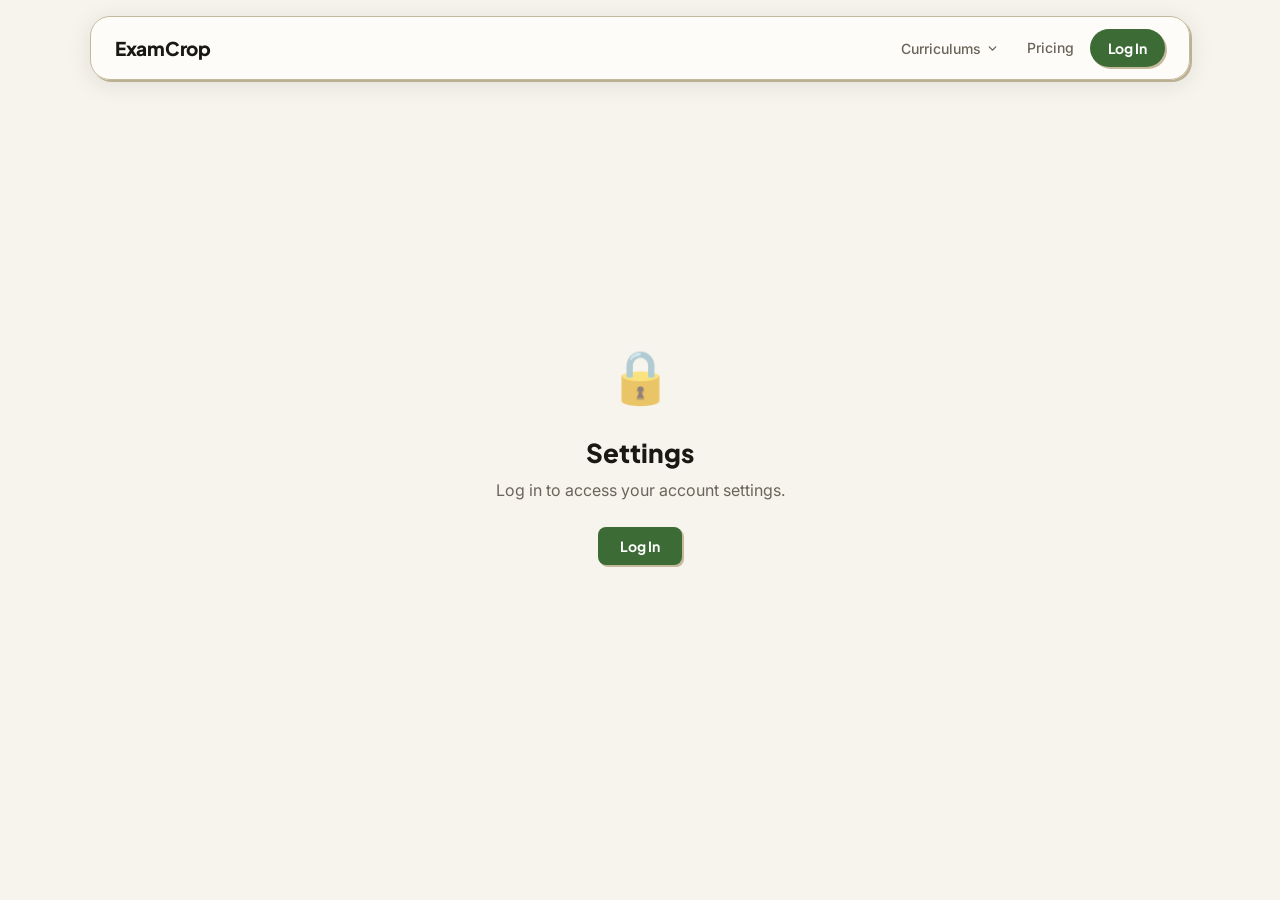
<file: frontend/settings.html>
<!DOCTYPE html>
<html lang="en">
<head>
    <meta charset="UTF-8">
    <meta name="viewport" content="width=device-width, initial-scale=1.0">
    <title>Settings — Exam Crop</title>
    <link rel="icon" type="image/png" sizes="32x32" href="favicon/favicon-32x32.png">
    <link rel="preconnect" href="https://fonts.googleapis.com">
    <link rel="preconnect" href="https://fonts.gstatic.com" crossorigin>
    <link href="https://fonts.googleapis.com/css2?family=Plus+Jakarta+Sans:wght@700;800&family=Inter:wght@400;500;600&display=swap" rel="stylesheet">
    <link rel="stylesheet" href="styles.css?v=5">
    <style>
        body { background: var(--bg); }

        .settings-layout {
            max-width: 680px;
            margin: 0 auto;
            padding: 108px 24px 80px;
        }

        .settings-title {
            font-family: 'Plus Jakarta Sans', sans-serif;
            font-size: 28px;
            font-weight: 800;
            color: var(--text);
            letter-spacing: -0.5px;
            margin-bottom: 4px;
        }

        .settings-subtitle {
            font-size: 14px;
            color: var(--text-muted);
            margin-bottom: 36px;
        }

        /* ── Stats row ── */
        .stats-row {
            display: grid;
            grid-template-columns: repeat(2, 1fr);
            gap: 14px;
            margin-bottom: 32px;
        }

        .stat-card {
            background: var(--surface);
            border: 1.5px solid #C4B99A;
            border-radius: var(--radius);
            padding: 20px 22px;
            box-shadow: var(--shadow-sm);
        }

        .stat-value {
            font-family: 'Plus Jakarta Sans', sans-serif;
            font-size: 32px;
            font-weight: 800;
            color: var(--text);
            letter-spacing: -1px;
            line-height: 1;
            margin-bottom: 4px;
        }

        .stat-label {
            font-size: 12px;
            font-weight: 600;
            color: var(--text-muted);
            text-transform: uppercase;
            letter-spacing: 0.06em;
        }

        /* ── Section cards ── */
        .settings-section {
            background: var(--surface);
            border: 1.5px solid #C4B99A;
            border-radius: var(--radius);
            padding: 24px 24px 20px;
            box-shadow: var(--shadow-sm);
            margin-bottom: 20px;
        }

        .section-heading {
            font-family: 'Plus Jakarta Sans', sans-serif;
            font-size: 15px;
            font-weight: 800;
            color: var(--text);
            letter-spacing: -0.2px;
            margin-bottom: 18px;
            padding-bottom: 14px;
            border-bottom: 1px solid var(--surface-2);
        }

        .field-row {
            margin-bottom: 14px;
        }

        .field-label {
            display: block;
            font-size: 11px;
            font-weight: 700;
            color: var(--text-faint);
            text-transform: uppercase;
            letter-spacing: 0.08em;
            margin-bottom: 6px;
        }

        .field-input {
            width: 100%;
            padding: 10px 12px;
            border: 1.5px solid #C4B99A;
            border-radius: var(--radius-sm);
            font-size: 14px;
            font-family: 'Inter', sans-serif;
            color: var(--text);
            background: var(--bg);
            outline: none;
            transition: border-color 0.15s, box-shadow 0.15s;
            box-sizing: border-box;
        }

        .field-input:focus {
            border-color: var(--brand);
            box-shadow: 0 0 0 3px rgba(61,107,53,0.1);
        }

        .field-input[readonly] {
            background: var(--surface-2);
            color: var(--text-muted);
            cursor: default;
        }

        .field-hint {
            font-size: 12px;
            color: var(--text-faint);
            margin-top: 4px;
        }

        .section-footer {
            display: flex;
            align-items: center;
            gap: 12px;
            margin-top: 18px;
            padding-top: 14px;
            border-top: 1px solid var(--surface-2);
        }

        .save-btn {
            padding: 10px 22px;
            background: var(--brand);
            color: white;
            border: none;
            border-radius: var(--radius-sm);
            font-size: 14px;
            font-weight: 700;
            font-family: 'Plus Jakarta Sans', sans-serif;
            cursor: pointer;
            box-shadow: var(--shadow-sm);
            transition: all var(--transition);
            letter-spacing: -0.1px;
        }

        .save-btn:hover { background: var(--brand-dark); transform: translate(-1px,-1px); box-shadow: var(--shadow); }
        .save-btn:active { transform: translate(1px,1px); box-shadow: 1px 1px 0 #C4B99A; }
        .save-btn:disabled { opacity: 0.55; cursor: not-allowed; transform: none; box-shadow: var(--shadow-sm); }

        .save-status {
            font-size: 13px;
            font-weight: 600;
            color: var(--brand);
            opacity: 0;
            transition: opacity 0.3s;
        }

        .save-status.show { opacity: 1; }

        .error-msg {
            font-size: 13px;
            color: #dc2626;
            background: #fef2f2;
            border: 1.5px solid #fecaca;
            border-radius: var(--radius-sm);
            padding: 8px 12px;
            margin-top: 10px;
            display: none;
        }

        .error-msg.show { display: block; }

        /* ── Taxonomy editor ── */
        .taxonomy-subject {
            margin-bottom: 16px;
        }

        .taxonomy-subject-header {
            display: flex;
            align-items: center;
            justify-content: space-between;
            margin-bottom: 8px;
        }

        .taxonomy-subject-name {
            font-size: 13px;
            font-weight: 700;
            color: var(--text);
        }

        .taxonomy-topic-list {
            display: flex;
            flex-wrap: wrap;
            gap: 6px;
        }

        .taxonomy-topic-chip {
            display: inline-flex;
            align-items: center;
            gap: 5px;
            padding: 4px 10px;
            background: var(--brand-light);
            border: 1.5px solid rgba(61,107,53,0.2);
            border-radius: 100px;
            font-size: 12px;
            font-weight: 600;
            color: var(--brand);
        }

        .taxonomy-topic-remove {
            background: none;
            border: none;
            color: var(--brand);
            cursor: pointer;
            font-size: 14px;
            line-height: 1;
            padding: 0;
            opacity: 0.6;
            transition: opacity 0.15s;
        }

        .taxonomy-topic-remove:hover { opacity: 1; }

        .taxonomy-empty {
            font-size: 13px;
            color: var(--text-faint);
            font-style: italic;
        }

        .taxonomy-loading {
            font-size: 13px;
            color: var(--text-faint);
        }

        /* ── Danger zone ── */
        .danger-zone {
            background: #fef2f2;
            border: 1.5px solid #fecaca;
            border-radius: var(--radius);
            padding: 20px 24px;
            margin-bottom: 20px;
        }

        .danger-heading {
            font-family: 'Plus Jakarta Sans', sans-serif;
            font-size: 15px;
            font-weight: 800;
            color: #dc2626;
            margin-bottom: 6px;
        }

        .danger-text {
            font-size: 13px;
            color: #7f1d1d;
            margin-bottom: 14px;
            line-height: 1.55;
        }

        .danger-btn {
            padding: 9px 18px;
            background: white;
            color: #dc2626;
            border: 1.5px solid #fecaca;
            border-radius: var(--radius-sm);
            font-size: 13px;
            font-weight: 700;
            font-family: 'Inter', sans-serif;
            cursor: pointer;
            transition: all 0.15s;
        }

        .danger-btn:hover { background: #dc2626; color: white; border-color: #dc2626; }

        /* ── Loading skeleton ── */
        .skel {
            background: linear-gradient(90deg, var(--surface-2) 25%, var(--bg) 50%, var(--surface-2) 75%);
            background-size: 200% 100%;
            animation: shimmer 1.4s infinite;
            border-radius: 6px;
        }

        @keyframes shimmer { 0% { background-position: 200% 0; } 100% { background-position: -200% 0; } }

        @media (max-width: 600px) {
            .settings-layout { padding: 96px 16px 60px; }
            .stats-row { grid-template-columns: 1fr 1fr; gap: 10px; }
            .stat-value { font-size: 26px; }
        }
    </style>
</head>
<body>

<header class="header scrolled" id="mainHeader">
    <div class="nav-container">
        <a href="/" class="logo">
            <div class="logo-icon">E</div>
            ExamCrop
        </a>
        <nav class="nav-links" id="desktopNav">
            <!-- populated by auth.js -->
        </nav>
        <button class="hamburger" id="hamburger" aria-label="Menu">
            <span></span><span></span><span></span>
        </button>
    </div>
    <nav class="mobile-menu" id="mobileMenu">
        <!-- populated by auth.js -->
    </nav>
</header>

<!-- Auth wall -->
<div id="authWall" style="display:none; flex-direction:column; align-items:center; justify-content:center; min-height:100vh; text-align:center; padding:40px 24px;">
    <div style="font-size:52px; margin-bottom:20px; opacity:0.6">🔒</div>
    <h2 style="font-family:'Plus Jakarta Sans',sans-serif; font-size:26px; font-weight:800; margin-bottom:10px;">Settings</h2>
    <p style="color:var(--text-muted); margin-bottom:24px;">Log in to access your account settings.</p>
    <button class="save-btn" onclick="showAuthModal('login')">Log In</button>
</div>

<div class="settings-layout" id="settingsLayout" style="display:none">

    <h1 class="settings-title">Settings</h1>
    <p class="settings-subtitle" id="settingsEmail">Loading…</p>

    <!-- Stats -->
    <div class="stats-row">
        <div class="stat-card">
            <div class="stat-value skel" id="statQuestions" style="width:60px;height:36px;">&nbsp;</div>
            <div class="stat-label">Questions saved</div>
        </div>
        <div class="stat-card">
            <div class="stat-value skel" id="statUploads" style="width:60px;height:36px;">&nbsp;</div>
            <div class="stat-label">Papers split</div>
        </div>
    </div>

    <!-- Profile -->
    <div class="settings-section">
        <div class="section-heading">Profile</div>
        <div class="field-row">
            <label class="field-label" for="fieldEmail">Email</label>
            <input class="field-input" id="fieldEmail" type="email" readonly>
        </div>
        <div class="field-row">
            <label class="field-label" for="fieldName">Display Name</label>
            <input class="field-input" id="fieldName" type="text" placeholder="Your name">
        </div>
        <div class="section-footer">
            <button class="save-btn" id="saveProfileBtn" onclick="saveProfile()">Save</button>
            <span class="save-status" id="profileStatus">✓ Saved</span>
        </div>
        <div class="error-msg" id="profileError"></div>
    </div>

    <!-- Password -->
    <div class="settings-section">
        <div class="section-heading">Change Password</div>
        <div class="field-row">
            <label class="field-label" for="fieldOldPw">Current Password</label>
            <input class="field-input" id="fieldOldPw" type="password" placeholder="••••••••" autocomplete="current-password">
        </div>
        <div class="field-row">
            <label class="field-label" for="fieldNewPw">New Password</label>
            <input class="field-input" id="fieldNewPw" type="password" placeholder="Min 8 characters" autocomplete="new-password">
            <div class="field-hint">At least 8 characters.</div>
        </div>
        <div class="field-row">
            <label class="field-label" for="fieldConfirmPw">Confirm New Password</label>
            <input class="field-input" id="fieldConfirmPw" type="password" placeholder="••••••••" autocomplete="new-password">
        </div>
        <div class="section-footer">
            <button class="save-btn" id="savePwBtn" onclick="savePassword()">Update Password</button>
            <span class="save-status" id="pwStatus">✓ Updated</span>
        </div>
        <div class="error-msg" id="pwError"></div>
    </div>

    <!-- Plan -->
    <div class="settings-section">
        <div class="section-heading">Your Plan</div>

        <!-- Current plan -->
        <div style="background:var(--brand-light); border:1.5px solid rgba(61,107,53,0.25); border-radius:var(--radius-sm); padding:16px 18px; display:flex; align-items:center; justify-content:space-between; margin-bottom:20px; gap:12px; flex-wrap:wrap;">
            <div>
                <div style="font-family:'Plus Jakarta Sans',sans-serif; font-size:15px; font-weight:800; color:var(--brand); letter-spacing:-0.2px;">Beta — Free</div>
                <div style="font-size:12px; color:var(--brand); opacity:0.75; margin-top:2px;">All features unlocked during beta. No card needed.</div>
            </div>
            <span style="background:var(--brand); color:white; font-size:11px; font-weight:700; padding:4px 12px; border-radius:50px; letter-spacing:0.06em; text-transform:uppercase; white-space:nowrap;">Current Plan</span>
        </div>

        <!-- Upgrade tiers -->
        <div style="font-size:9px; font-weight:700; letter-spacing:0.12em; text-transform:uppercase; color:var(--text-faint); margin-bottom:12px;">Upgrade when available</div>
        <div style="display:grid; grid-template-columns:1fr 1fr; gap:12px;" id="upgradeTiers">

            <!-- Basic -->
            <div style="border:1.5px solid #C4B99A; border-radius:var(--radius-sm); padding:16px; background:var(--bg);">
                <div style="font-family:'Plus Jakarta Sans',sans-serif; font-size:14px; font-weight:800; color:var(--text); margin-bottom:2px;">Basic</div>
                <div style="font-size:22px; font-weight:800; font-family:'Plus Jakarta Sans',sans-serif; color:var(--text); letter-spacing:-0.5px; margin-bottom:2px;">$3<span style="font-size:13px; font-weight:500; color:var(--text-muted);">/mo</span></div>
                <ul style="list-style:none; margin:10px 0 14px; padding:0; display:flex; flex-direction:column; gap:5px;">
                    <li style="font-size:12px; color:var(--text-muted); display:flex; gap:6px;"><span style="color:var(--brand); font-weight:700;">✓</span>Unlimited splits</li>
                    <li style="font-size:12px; color:var(--text-muted); display:flex; gap:6px;"><span style="color:var(--brand); font-weight:700;">✓</span>Question bank</li>
                    <li style="font-size:12px; color:var(--text-muted); display:flex; gap:6px;"><span style="color:var(--brand); font-weight:700;">✓</span>Early access</li>
                </ul>
                <div id="basicNotifyForm" style="display:flex; flex-direction:column; gap:6px;">
                    <input type="email" id="basicEmail" placeholder="your@email.com" style="width:100%; padding:8px 10px; border:1.5px solid #C4B99A; border-radius:var(--radius-sm); font-size:12px; font-family:'Inter',sans-serif; outline:none; background:var(--surface); box-sizing:border-box;">
                    <button onclick="submitPlanNotify('basic')" style="width:100%; padding:8px; background:var(--amber); color:white; border:none; border-radius:var(--radius-sm); font-size:12px; font-weight:700; font-family:'Plus Jakarta Sans',sans-serif; cursor:pointer;">Notify me</button>
                </div>
                <div id="basicNotifySuccess" style="display:none; font-size:12px; color:var(--brand); font-weight:600; text-align:center; padding:6px 0;">✓ You're on the list</div>
            </div>

            <!-- Pro -->
            <div style="border:1.5px solid var(--brand); border-radius:var(--radius-sm); padding:16px; background:var(--bg); position:relative; overflow:hidden;">
                <div style="position:absolute; top:0; left:0; right:0; height:3px; background:var(--brand);"></div>
                <div style="font-family:'Plus Jakarta Sans',sans-serif; font-size:14px; font-weight:800; color:var(--text); margin-bottom:2px;">Pro</div>
                <div style="font-size:22px; font-weight:800; font-family:'Plus Jakarta Sans',sans-serif; color:var(--text); letter-spacing:-0.5px; margin-bottom:2px;">$7<span style="font-size:13px; font-weight:500; color:var(--text-muted);">/mo</span></div>
                <ul style="list-style:none; margin:10px 0 14px; padding:0; display:flex; flex-direction:column; gap:5px;">
                    <li style="font-size:12px; color:var(--text-muted); display:flex; gap:6px;"><span style="color:var(--brand); font-weight:700;">✓</span>AI auto-tagging</li>
                    <li style="font-size:12px; color:var(--text-muted); display:flex; gap:6px;"><span style="color:var(--brand); font-weight:700;">✓</span>Bulk upload</li>
                    <li style="font-size:12px; color:var(--text-muted); display:flex; gap:6px;"><span style="color:var(--brand); font-weight:700;">✓</span>Priority queue</li>
                </ul>
                <div id="proNotifyForm" style="display:flex; flex-direction:column; gap:6px;">
                    <input type="email" id="proEmail" placeholder="your@email.com" style="width:100%; padding:8px 10px; border:1.5px solid #C4B99A; border-radius:var(--radius-sm); font-size:12px; font-family:'Inter',sans-serif; outline:none; background:var(--surface); box-sizing:border-box;">
                    <button onclick="submitPlanNotify('pro')" style="width:100%; padding:8px; background:var(--amber); color:white; border:none; border-radius:var(--radius-sm); font-size:12px; font-weight:700; font-family:'Plus Jakarta Sans',sans-serif; cursor:pointer;">Notify me</button>
                </div>
                <div id="proNotifySuccess" style="display:none; font-size:12px; color:var(--brand); font-weight:600; text-align:center; padding:6px 0;">✓ You're on the list</div>
            </div>

        </div>
        <div style="margin-top:12px; font-size:12px; color:var(--text-faint);">Beta users get an early-bird discount when paid plans launch. <a href="/pricing" style="color:var(--brand); font-weight:600;">See full pricing →</a></div>
    </div>

    <!-- Custom taxonomy -->
    <div class="settings-section">
        <div class="section-heading">My Custom Topics</div>
        <div id="taxonomyContent">
            <div class="taxonomy-loading">Loading your custom topics…</div>
        </div>
    </div>

    <!-- Danger zone -->
    <div class="danger-zone">
        <div class="danger-heading">Danger Zone</div>
        <div class="danger-text">Logging out will clear your session on this device. Your questions and data remain saved.</div>
        <button class="danger-btn" onclick="Auth.logout(); window.location.href='/'">Log Out</button>
    </div>

</div>

<!-- Auth modal (shared) -->
<div class="modal-overlay" id="authModalOverlay">
    <div class="modal auth-modal">
        <button class="modal-close-btn" id="authModalClose" aria-label="Close">×</button>
        <div class="auth-logo"><div class="logo-icon">E</div></div>
        <h2 id="authModalTitle">Welcome back</h2>
        <p class="auth-modal-subtitle" id="authModalSubtitle">Log in to your account</p>
        <form id="authForm" autocomplete="on">
            <div id="authNameRow" style="display:none">
                <input type="text" id="authNameInput" placeholder="Full Name" autocomplete="name">
            </div>
            <input type="email" id="authEmailInput" placeholder="name@email.com" autocomplete="email" required>
            <input type="password" id="authPasswordInput" placeholder="Password (min 8 characters)" autocomplete="current-password" required minlength="8">
            <div class="auth-error" id="authErrorMsg" style="display:none"></div>
            <button type="submit" id="authSubmitBtn">Log In</button>
        </form>
        <p class="auth-switch" id="authSwitchLink">
            Don't have an account? <a href="#" id="authSwitchBtn">Sign up free</a>
        </p>
    </div>
</div>

<script>
const API_BASE = (() => {
    const h = window.location.hostname;
    if (h === 'localhost' || h === '127.0.0.1') return 'http://localhost:8000';
    return 'https://pdf-splitter-production-9d84.up.railway.app';
})();

// ── Nav ──────────────────────────────────────────────────────────────────────
const hamburger  = document.getElementById('hamburger');
const mobileMenu = document.getElementById('mobileMenu');
hamburger?.addEventListener('click', () => {
    hamburger.classList.toggle('open');
    mobileMenu.classList.toggle('open');
});

window.addEventListener('scroll', () => {
    document.getElementById('mainHeader').classList.toggle('scrolled', window.scrollY > 10);
});

// ── Auth state ────────────────────────────────────────────────────────────────
window._bankAuthCallback = null; // not needed here

function onSettingsAuthChange(user) {
    const wall   = document.getElementById('authWall');
    const layout = document.getElementById('settingsLayout');
    if (user) {
        wall.style.display   = 'none';
        layout.style.display = 'block';
        loadSettings(user);
    } else {
        wall.style.display   = 'flex';
        layout.style.display = 'none';
    }
}

// ── Load data ─────────────────────────────────────────────────────────────────
async function loadSettings(user) {
    // Populate static fields immediately from cached user
    document.getElementById('fieldEmail').value = user.email || '';
    document.getElementById('fieldName').value  = user.name  || '';
    document.getElementById('settingsEmail').textContent = user.email || '';

    const token = Auth.getToken();

    // Pre-fill plan notify inputs with user's email
    const basicEl = document.getElementById('basicEmail');
    const proEl   = document.getElementById('proEmail');
    if (basicEl && user.email) basicEl.value = user.email;
    if (proEl   && user.email) proEl.value   = user.email;

    // Fetch stats
    try {
        const res  = await fetch(`${API_BASE}/api/me`, { headers: { 'Authorization': `Bearer ${token}` } });
        const data = await res.json();
        const qEl  = document.getElementById('statQuestions');
        const uEl  = document.getElementById('statUploads');
        qEl.className   = 'stat-value';
        qEl.textContent = data.questions_saved ?? '—';
        uEl.className   = 'stat-value';
        uEl.textContent = data.uploads_done    ?? '—';
    } catch {
        document.getElementById('statQuestions').textContent = '—';
        document.getElementById('statUploads').textContent   = '—';
    }

    // Fetch taxonomy
    loadTaxonomyEditor(token);
}

async function loadTaxonomyEditor(token) {
    const container = document.getElementById('taxonomyContent');
    try {
        const res  = await fetch(`${API_BASE}/api/taxonomy`, { headers: { 'Authorization': `Bearer ${token}` } });
        const data = await res.json();
        const custom = data.custom || {};

        if (!Object.keys(custom).length) {
            container.innerHTML = `<div class="taxonomy-empty">No custom topics yet. Add them from the question bank when editing a question's tags.</div>`;
            return;
        }

        container.innerHTML = Object.entries(custom).map(([subject, topics]) => `
            <div class="taxonomy-subject" id="taxsubj-${_escId(subject)}">
                <div class="taxonomy-subject-header">
                    <span class="taxonomy-subject-name">${_esc(subject)}</span>
                </div>
                <div class="taxonomy-topic-list">
                    ${(topics || []).map(t => `
                        <span class="taxonomy-topic-chip">
                            ${_esc(t)}
                            <button class="taxonomy-topic-remove" onclick="removeTopic('${_esc(subject)}','${_esc(t)}')" title="Remove">×</button>
                        </span>
                    `).join('')}
                </div>
            </div>
        `).join('');
    } catch {
        container.innerHTML = `<div class="taxonomy-empty">Could not load custom topics.</div>`;
    }
}

async function removeTopic(subject, topic) {
    const token = Auth.getToken();
    try {
        // Fetch current taxonomy
        const res  = await fetch(`${API_BASE}/api/taxonomy`, { headers: { 'Authorization': `Bearer ${token}` } });
        const data = await res.json();
        const custom = data.custom || {};

        if (!custom[subject]) return;
        custom[subject] = custom[subject].filter(t => t.toLowerCase() !== topic.toLowerCase());
        if (!custom[subject].length) delete custom[subject];

        // Save updated taxonomy directly via a dedicated endpoint
        await fetch(`${API_BASE}/api/taxonomy/replace`, {
            method: 'POST',
            headers: { 'Authorization': `Bearer ${token}`, 'Content-Type': 'application/json' },
            body: JSON.stringify({ topics: custom }),
        });

        loadTaxonomyEditor(token);
    } catch (err) {
        alert('Could not remove topic: ' + err.message);
    }
}

// ── Save profile ──────────────────────────────────────────────────────────────
async function saveProfile() {
    const btn    = document.getElementById('saveProfileBtn');
    const status = document.getElementById('profileStatus');
    const errEl  = document.getElementById('profileError');
    errEl.classList.remove('show');

    const name = document.getElementById('fieldName').value.trim();
    if (!name) { showErr(errEl, 'Name cannot be empty.'); return; }

    btn.disabled = true; btn.textContent = 'Saving…';
    try {
        const token = Auth.getToken();
        const res   = await fetch(`${API_BASE}/api/me`, {
            method: 'PATCH',
            headers: { 'Authorization': `Bearer ${token}`, 'Content-Type': 'application/json' },
            body: JSON.stringify({ name }),
        });
        const data = await res.json();
        if (!res.ok) throw new Error(data.detail || 'Save failed.');

        // Update cached user
        const user = Auth.getUser();
        if (user) { user.name = name; localStorage.setItem('examcrop_user', JSON.stringify(user)); }

        flash(status);
    } catch (err) {
        showErr(errEl, err.message);
    } finally {
        btn.disabled = false; btn.textContent = 'Save';
    }
}

// ── Save password ─────────────────────────────────────────────────────────────
async function savePassword() {
    const btn    = document.getElementById('savePwBtn');
    const status = document.getElementById('pwStatus');
    const errEl  = document.getElementById('pwError');
    errEl.classList.remove('show');

    const oldPw  = document.getElementById('fieldOldPw').value;
    const newPw  = document.getElementById('fieldNewPw').value;
    const confPw = document.getElementById('fieldConfirmPw').value;

    if (!oldPw || !newPw || !confPw) { showErr(errEl, 'Please fill in all fields.'); return; }
    if (newPw.length < 8)            { showErr(errEl, 'New password must be at least 8 characters.'); return; }
    if (newPw !== confPw)            { showErr(errEl, 'New passwords do not match.'); return; }

    btn.disabled = true; btn.textContent = 'Updating…';
    try {
        const token = Auth.getToken();
        const res   = await fetch(`${API_BASE}/api/me`, {
            method: 'PATCH',
            headers: { 'Authorization': `Bearer ${token}`, 'Content-Type': 'application/json' },
            body: JSON.stringify({ oldPassword: oldPw, newPassword: newPw }),
        });
        const data = await res.json();
        if (!res.ok) throw new Error(data.detail || 'Update failed.');

        document.getElementById('fieldOldPw').value    = '';
        document.getElementById('fieldNewPw').value    = '';
        document.getElementById('fieldConfirmPw').value = '';
        flash(status);
    } catch (err) {
        showErr(errEl, err.message);
    } finally {
        btn.disabled = false; btn.textContent = 'Update Password';
    }
}

// ── Helpers ───────────────────────────────────────────────────────────────────
function flash(el) {
    el.classList.add('show');
    setTimeout(() => el.classList.remove('show'), 2500);
}

function showErr(el, msg) {
    el.textContent = msg;
    el.classList.add('show');
}

function _esc(str) {
    return String(str).replace(/[&<>"']/g, c => ({'&':'&amp;','<':'&lt;','>':'&gt;','"':'&quot;',"'":'&#39;'}[c]));
}

function _escId(str) {
    return str.replace(/[^a-zA-Z0-9]/g, '_');
}

async function submitPlanNotify(tier) {
    const emailEl   = document.getElementById(`${tier}Email`);
    const formEl    = document.getElementById(`${tier}NotifyForm`);
    const successEl = document.getElementById(`${tier}NotifySuccess`);
    const email     = (emailEl?.value || Auth.getUser()?.email || '').trim();
    if (!email || !email.includes('@')) {
        if (emailEl) { emailEl.style.borderColor = '#dc2626'; setTimeout(() => emailEl.style.borderColor = '', 1200); }
        return;
    }
    try {
        await fetch(`${API_BASE}/api/feedback`, {
            method: 'POST',
            headers: { 'Content-Type': 'application/json' },
            body: JSON.stringify({ email, comment: `Settings pricing waitlist: ${tier}`, marketing_opt_in: true, timestamp: new Date().toISOString() }),
        });
    } catch {}
    if (formEl)    formEl.style.display    = 'none';
    if (successEl) successEl.style.display = 'block';
}
</script>

<script src="auth.js"></script>
<script>
// Override _bankAuthCallback to hook into settings page
window.addEventListener('DOMContentLoaded', () => {
    document.getElementById('authForm')?.addEventListener('submit', _handleAuthSubmit);
    document.getElementById('authModalOverlay')?.addEventListener('click', (e) => {
        if (e.target.id === 'authModalOverlay') hideAuthModal();
    });
    document.getElementById('authModalClose')?.addEventListener('click', hideAuthModal);

    const user = Auth.getUser();
    if (user) {
        _onAuthChange(user);
        onSettingsAuthChange(user);
        Auth.refresh().then(u => { if (u) onSettingsAuthChange(u); });
    } else {
        _onAuthChange(null);
        onSettingsAuthChange(null);
    }
});
</script>

</body>
</html>
</file>
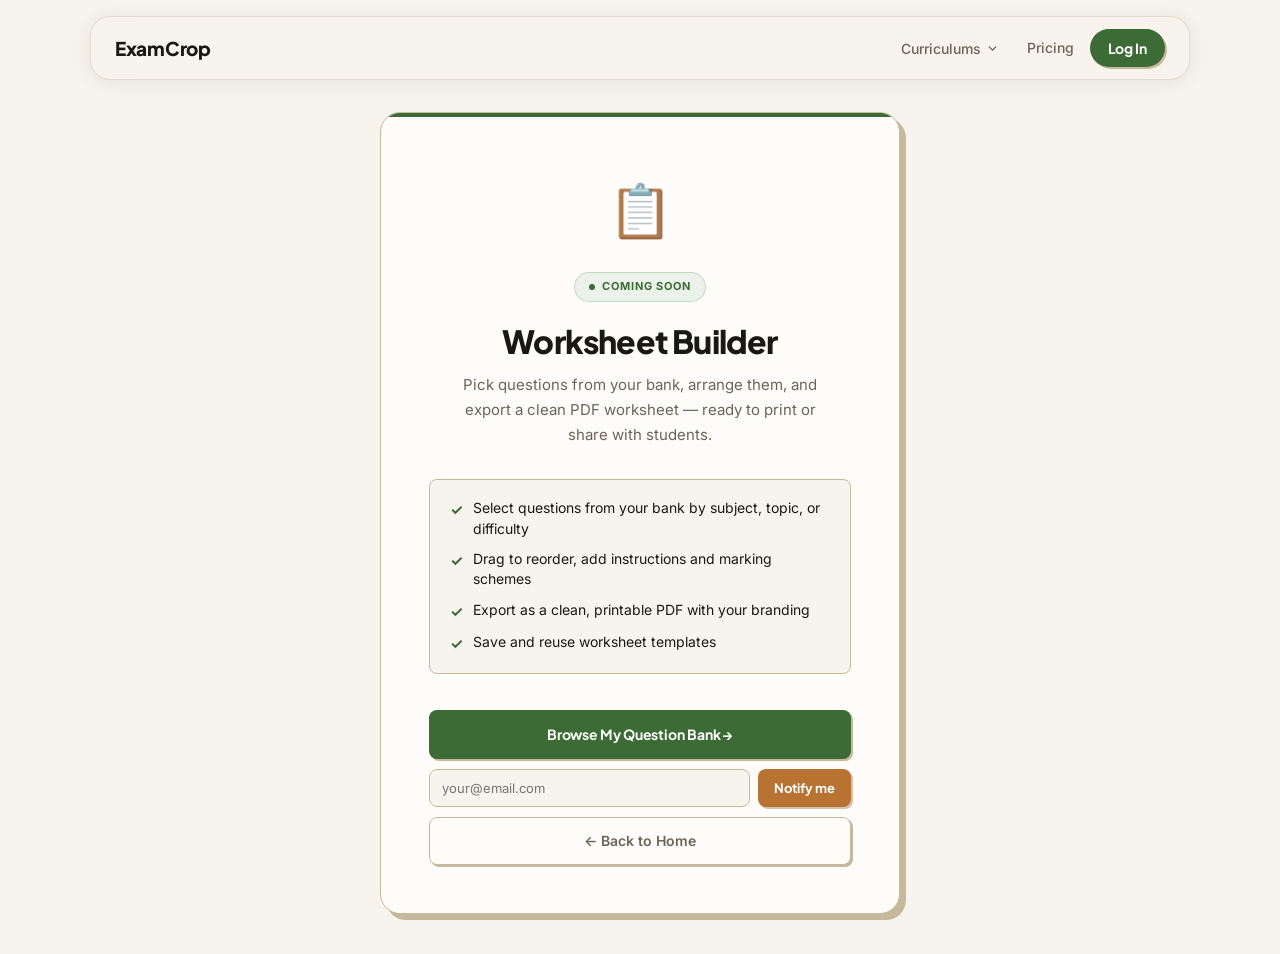
<file: frontend/worksheets.html>
<!DOCTYPE html>
<html lang="en">
<head>
    <meta charset="UTF-8">
    <meta name="viewport" content="width=device-width, initial-scale=1.0">
    <title>My Worksheets — Exam Crop</title>
    <link rel="icon" type="image/png" sizes="32x32" href="favicon/favicon-32x32.png">
    <link rel="preconnect" href="https://fonts.googleapis.com">
    <link rel="preconnect" href="https://fonts.gstatic.com" crossorigin>
    <link href="https://fonts.googleapis.com/css2?family=Plus+Jakarta+Sans:wght@700;800&family=Inter:wght@400;500;600&display=swap" rel="stylesheet">
    <link rel="stylesheet" href="styles.css?v=5">
    <style>
        body { background: var(--bg); }

        .worksheets-layout {
            min-height: calc(100vh - 72px);
            margin-top: 72px;
            display: flex;
            align-items: center;
            justify-content: center;
            padding: 40px 24px;
        }

        .coming-soon-card {
            background: var(--surface);
            border: 1.5px solid #C4B99A;
            border-radius: var(--radius-lg);
            padding: 56px 48px 48px;
            max-width: 520px;
            width: 100%;
            text-align: center;
            box-shadow: var(--shadow-lg);
            position: relative;
            overflow: hidden;
        }

        .coming-soon-card::before {
            content: '';
            position: absolute;
            top: 0; left: 0; right: 0;
            height: 4px;
            background: var(--brand);
        }

        .cs-icon {
            font-size: 52px;
            margin-bottom: 20px;
            display: block;
            filter: grayscale(0.2);
        }

        .cs-badge {
            display: inline-flex;
            align-items: center;
            gap: 7px;
            background: var(--brand-light);
            border: 1.5px solid rgba(61,107,53,0.2);
            color: var(--brand);
            font-size: 11px;
            font-weight: 700;
            letter-spacing: 0.08em;
            text-transform: uppercase;
            padding: 5px 14px;
            border-radius: 50px;
            margin-bottom: 22px;
        }

        .cs-dot {
            width: 6px; height: 6px;
            background: var(--brand);
            border-radius: 50%;
            animation: pulse-dot 2s ease-in-out infinite;
        }

        @keyframes pulse-dot {
            0%, 100% { opacity: 1; transform: scale(1); }
            50%       { opacity: 0.5; transform: scale(0.8); }
        }

        .cs-title {
            font-family: 'Plus Jakarta Sans', sans-serif;
            font-size: 32px;
            font-weight: 800;
            color: var(--text);
            letter-spacing: -0.8px;
            margin-bottom: 14px;
            line-height: 1.1;
        }

        .cs-desc {
            font-size: 15px;
            color: var(--text-muted);
            line-height: 1.65;
            margin-bottom: 32px;
            max-width: 380px;
            margin-left: auto;
            margin-right: auto;
        }

        .cs-features {
            display: flex;
            flex-direction: column;
            gap: 10px;
            margin-bottom: 36px;
            text-align: left;
            background: var(--bg);
            border: 1.5px solid #C4B99A;
            border-radius: var(--radius-sm);
            padding: 18px 20px;
        }

        .cs-feature {
            display: flex;
            align-items: flex-start;
            gap: 10px;
            font-size: 14px;
            color: var(--text);
            line-height: 1.45;
        }

        .cs-feature-check {
            color: var(--brand);
            font-weight: 700;
            font-size: 15px;
            flex-shrink: 0;
            margin-top: 1px;
        }

        .cs-actions {
            display: flex;
            flex-direction: column;
            gap: 10px;
        }

        .cs-btn-primary {
            display: block;
            width: 100%;
            padding: 13px;
            background: var(--brand);
            color: white;
            border: none;
            border-radius: var(--radius-sm);
            font-size: 14px;
            font-weight: 700;
            font-family: 'Plus Jakarta Sans', sans-serif;
            cursor: pointer;
            box-shadow: var(--shadow-sm);
            transition: all var(--transition);
            letter-spacing: -0.1px;
            text-decoration: none;
        }

        .cs-btn-primary:hover {
            background: var(--brand-dark);
            transform: translate(-1px, -1px);
            box-shadow: var(--shadow);
        }

        .cs-btn-secondary {
            display: block;
            width: 100%;
            padding: 12px;
            background: var(--surface);
            color: var(--text-muted);
            border: 1.5px solid #C4B99A;
            border-radius: var(--radius-sm);
            font-size: 14px;
            font-weight: 600;
            font-family: 'Inter', sans-serif;
            cursor: pointer;
            transition: all var(--transition);
            text-decoration: none;
            box-shadow: var(--shadow-sm);
        }

        .cs-btn-secondary:hover {
            color: var(--text);
            transform: translate(-1px, -1px);
            box-shadow: var(--shadow);
        }

        .notify-row {
            display: flex;
            gap: 8px;
        }

        .notify-row input {
            flex: 1;
            padding: 10px 12px;
            border: 1.5px solid #C4B99A;
            border-radius: var(--radius-sm);
            font-size: 13px;
            font-family: 'Inter', sans-serif;
            color: var(--text);
            background: var(--bg);
            outline: none;
            transition: border-color 0.15s, box-shadow 0.15s;
        }

        .notify-row input:focus {
            border-color: var(--brand);
            box-shadow: 0 0 0 3px rgba(61,107,53,0.1);
        }

        .notify-row button {
            padding: 10px 16px;
            background: var(--amber);
            color: white;
            border: none;
            border-radius: var(--radius-sm);
            font-size: 13px;
            font-weight: 700;
            font-family: 'Plus Jakarta Sans', sans-serif;
            cursor: pointer;
            box-shadow: 2px 2px 0 rgba(139,87,33,0.35);
            transition: all var(--transition);
            white-space: nowrap;
        }

        .notify-row button:hover {
            background: #A0632A;
            transform: translate(-1px, -1px);
            box-shadow: 3px 3px 0 rgba(139,87,33,0.35);
        }

        .notify-row button:disabled { opacity: 0.6; cursor: not-allowed; transform: none; box-shadow: none; }

        .notify-success {
            display: none;
            font-size: 13px;
            color: var(--brand);
            font-weight: 600;
            text-align: center;
            padding: 10px 0 0;
        }

        @media (max-width: 560px) {
            .coming-soon-card { padding: 40px 20px 32px; }
            .cs-title { font-size: 26px; }
            .notify-row { flex-direction: column; }
        }
    </style>
</head>
<body>

<header class="header scrolled" id="mainHeader">
    <div class="nav-container">
        <a href="/" class="logo">
            <div class="logo-icon">E</div>
            ExamCrop
        </a>
        <nav class="nav-links" id="desktopNav">
            <!-- populated by auth.js -->
        </nav>
        <button class="hamburger" id="hamburger" aria-label="Menu">
            <span></span><span></span><span></span>
        </button>
    </div>
    <nav class="mobile-menu" id="mobileMenu">
        <!-- populated by auth.js -->
    </nav>
</header>

<div class="worksheets-layout">
    <div class="coming-soon-card">
        <span class="cs-icon">📋</span>
        <div class="cs-badge"><span class="cs-dot"></span>Coming Soon</div>
        <h1 class="cs-title">Worksheet Builder</h1>
        <p class="cs-desc">Pick questions from your bank, arrange them, and export a clean PDF worksheet — ready to print or share with students.</p>

        <div class="cs-features">
            <div class="cs-feature"><span class="cs-feature-check">✓</span>Select questions from your bank by subject, topic, or difficulty</div>
            <div class="cs-feature"><span class="cs-feature-check">✓</span>Drag to reorder, add instructions and marking schemes</div>
            <div class="cs-feature"><span class="cs-feature-check">✓</span>Export as a clean, printable PDF with your branding</div>
            <div class="cs-feature"><span class="cs-feature-check">✓</span>Save and reuse worksheet templates</div>
        </div>

        <div class="cs-actions">
            <a href="/bank" class="cs-btn-primary">Browse My Question Bank →</a>
            <div>
                <div class="notify-row">
                    <input type="email" id="worksheetEmail" placeholder="your@email.com" autocomplete="email">
                    <button id="worksheetNotifyBtn" onclick="notifyWorksheet()">Notify me</button>
                </div>
                <div class="notify-success" id="worksheetSuccess">✓ We'll email you the moment it's ready.</div>
            </div>
            <a href="/" class="cs-btn-secondary">← Back to Home</a>
        </div>
    </div>
</div>

<!-- Auth modal -->
<div class="modal-overlay" id="authModalOverlay">
    <div class="modal auth-modal">
        <button class="modal-close-btn" id="authModalClose" aria-label="Close">×</button>
        <div class="auth-logo"><div class="logo-icon">E</div></div>
        <h2 id="authModalTitle">Welcome back</h2>
        <p class="auth-modal-subtitle" id="authModalSubtitle">Log in to your account</p>
        <form id="authForm" autocomplete="on">
            <div id="authNameRow" style="display:none">
                <input type="text" id="authNameInput" placeholder="Full Name" autocomplete="name">
            </div>
            <input type="email" id="authEmailInput" placeholder="name@email.com" autocomplete="email" required>
            <input type="password" id="authPasswordInput" placeholder="Password (min 8 characters)" autocomplete="current-password" required minlength="8">
            <div class="auth-error" id="authErrorMsg" style="display:none"></div>
            <button type="submit" id="authSubmitBtn">Log In</button>
        </form>
        <p class="auth-switch" id="authSwitchLink">
            Don't have an account? <a href="#" id="authSwitchBtn">Sign up free</a>
        </p>
    </div>
</div>

<script>
const API_BASE = (() => {
    const h = window.location.hostname;
    if (h === 'localhost' || h === '127.0.0.1') return 'http://localhost:8000';
    return 'https://pdf-splitter-production-9d84.up.railway.app';
})();

document.getElementById('hamburger')?.addEventListener('click', () => {
    document.getElementById('hamburger').classList.toggle('open');
    document.getElementById('mobileMenu').classList.toggle('open');
});

window.addEventListener('scroll', () => {
    document.getElementById('mainHeader').classList.toggle('scrolled', window.scrollY > 10);
});

async function notifyWorksheet() {
    const emailEl   = document.getElementById('worksheetEmail');
    const btnEl     = document.getElementById('worksheetNotifyBtn');
    const successEl = document.getElementById('worksheetSuccess');
    const email     = emailEl.value.trim() || Auth.getUser()?.email || '';
    if (!email || !email.includes('@')) {
        emailEl.style.borderColor = '#dc2626';
        emailEl.focus();
        setTimeout(() => emailEl.style.borderColor = '', 1200);
        return;
    }
    btnEl.disabled = true; btnEl.textContent = 'Saving…';
    try {
        await fetch(`${API_BASE}/api/feedback`, {
            method: 'POST',
            headers: { 'Content-Type': 'application/json' },
            body: JSON.stringify({ email, comment: 'Worksheets waitlist', marketing_opt_in: true, timestamp: new Date().toISOString() }),
        });
    } catch {}
    document.querySelector('.notify-row').style.display = 'none';
    successEl.style.display = 'block';
}
</script>

<script src="auth.js"></script>
<script>
window.addEventListener('DOMContentLoaded', () => {
    document.getElementById('authForm')?.addEventListener('submit', _handleAuthSubmit);
    document.getElementById('authModalOverlay')?.addEventListener('click', (e) => {
        if (e.target.id === 'authModalOverlay') hideAuthModal();
    });
    document.getElementById('authModalClose')?.addEventListener('click', hideAuthModal);

    const user = Auth.getUser();
    _onAuthChange(user || null);

    // Pre-fill notify email if logged in
    if (user?.email) {
        const emailEl = document.getElementById('worksheetEmail');
        if (emailEl) emailEl.value = user.email;
    }

    if (user) Auth.refresh();
});
</script>

</body>
</html>
</file>
<file: frontend/styles.css>
/* ── Design Tokens ─────────────────────────────────────────────────────── */
:root {
    --brand:       #3D6B35;
    --brand-dark:  #2E5228;
    --brand-light: #EBF2E9;
    --amber:       #B87333;
    --amber-light: #F5EBE0;

    --bg:          #F7F4EE;
    --surface:     #FDFCF9;
    --surface-2:   #F0EDE6;

    --text:        #1A1812;
    --text-muted:  #6B6459;
    --text-faint:  #A09890;

    --shadow:      4px 4px 0 #C4B99A;
    --shadow-sm:   2px 2px 0 #C4B99A;
    --shadow-lg:   6px 6px 0 #C4B99A;

    --radius:      14px;
    --radius-sm:   8px;
    --radius-lg:   20px;

    --transition:  0.15s ease;
}

/* ── Reset ─────────────────────────────────────────────────────────────── */
*, *::before, *::after { margin: 0; padding: 0; box-sizing: border-box; }

html { scroll-behavior: smooth; }

body {
    font-family: 'Inter', -apple-system, sans-serif;
    background: var(--bg);
    color: var(--text);
    line-height: 1.6;
    font-size: 16px;
    -webkit-font-smoothing: antialiased;
}

/* ── Typography ─────────────────────────────────────────────────────────── */
h1, h2, h3, h4 {
    font-family: 'Plus Jakarta Sans', sans-serif;
    font-weight: 800;
    line-height: 1.15;
    color: var(--text);
}

/* ── Floating Navbar ────────────────────────────────────────────────────── */
.header {
    position: fixed;
    top: 16px;
    left: 50%;
    transform: translateX(-50%);
    width: calc(100% - 40px);
    max-width: 1100px;
    background: rgba(247, 244, 238, 0.72);
    backdrop-filter: blur(18px);
    -webkit-backdrop-filter: blur(18px);
    border: 1.5px solid rgba(196, 185, 154, 0.4);
    border-radius: 20px;
    padding: 12px 24px;
    box-shadow: 0 2px 20px rgba(26, 24, 18, 0.08);
    z-index: 1000;
    transition: background 0.3s ease, box-shadow 0.3s ease, border-color 0.3s ease;
}

.header.scrolled {
    background: rgba(253, 252, 249, 0.97);
    box-shadow: 0 4px 24px rgba(26, 24, 18, 0.1), var(--shadow-sm);
    border-color: #C4B99A;
}

.nav-container {
    display: flex;
    justify-content: space-between;
    align-items: center;
}

/* ── Logo ── */
.logo {
    font-family: 'Plus Jakarta Sans', sans-serif;
    font-weight: 800;
    font-size: 19px;
    color: var(--text);
    text-decoration: none;
    display: flex;
    align-items: center;
    gap: 8px;
    transition: color var(--transition);
    letter-spacing: -0.3px;
}

/* hide the old logo-icon box — wordmark only */
.logo-icon { display: none; }

.logo:hover { color: var(--brand); }

/* ── Nav links ── */
.nav-links {
    display: flex;
    gap: 4px;
    align-items: center;
}

.nav-links > a:not(.nav-auth-btn) {
    color: var(--text-muted);
    text-decoration: none;
    font-weight: 500;
    font-size: 14px;
    padding: 7px 12px;
    border-radius: 10px;
    transition: color var(--transition), background var(--transition);
    position: relative;
}

.nav-links > a:not(.nav-auth-btn)::after { display: none; }
.nav-links > a:not(.nav-auth-btn):hover { color: var(--text); background: var(--surface-2); }

/* ── Dropdown ── */
.nav-dropdown { position: relative; }

.nav-dropdown-trigger {
    color: var(--text-muted);
    font-family: 'Inter', sans-serif;
    font-weight: 500;
    font-size: 14px;
    padding: 7px 12px;
    border-radius: 10px;
    display: flex;
    align-items: center;
    gap: 5px;
    cursor: pointer;
    transition: color var(--transition), background var(--transition);
    background: none;
    border: none;
    white-space: nowrap;
}

.nav-dropdown-trigger:hover { color: var(--text); background: var(--surface-2); }

.header.scrolled .nav-dropdown-trigger { color: var(--text-muted); }
.header.scrolled .nav-dropdown-trigger:hover { color: var(--text); }

.dropdown-chevron {
    width: 13px; height: 13px;
    stroke: currentColor;
    transition: transform 0.2s ease;
    flex-shrink: 0;
}
.nav-dropdown.open .dropdown-chevron { transform: rotate(180deg); }

.dropdown-menu {
    position: absolute;
    top: calc(100% + 10px);
    left: 50%;
    transform: translateX(-50%) translateY(-4px);
    background: var(--surface);
    border-radius: var(--radius);
    box-shadow: var(--shadow), 0 8px 32px rgba(26,24,18,0.12);
    border: 1.5px solid #C4B99A;
    padding: 6px;
    min-width: 210px;
    opacity: 0;
    pointer-events: none;
    transition: opacity 0.18s ease, transform 0.18s ease;
    z-index: 200;
}

.nav-dropdown.open .dropdown-menu {
    opacity: 1;
    pointer-events: all;
    transform: translateX(-50%) translateY(0);
}

.dropdown-item {
    display: block;
    padding: 9px 13px;
    border-radius: var(--radius-sm);
    text-decoration: none;
    font-size: 14px;
    font-weight: 600;
    color: var(--text);
    transition: background var(--transition), color var(--transition);
    white-space: nowrap;
}

.dropdown-item:hover { background: var(--brand-light); color: var(--brand); }

/* ── Hamburger ── */
.hamburger {
    display: none;
    flex-direction: column;
    gap: 5px;
    cursor: pointer;
    padding: 4px;
    background: none;
    border: none;
}

.hamburger span {
    display: block;
    width: 22px; height: 2px;
    background: var(--text);
    border-radius: 2px;
    transition: all 0.25s ease;
}

.hamburger.open span:nth-child(1) { transform: translateY(7px) rotate(45deg); }
.hamburger.open span:nth-child(2) { opacity: 0; }
.hamburger.open span:nth-child(3) { transform: translateY(-7px) rotate(-45deg); }

/* ── Mobile menu ── */
.mobile-menu {
    display: none;
    flex-direction: column;
    gap: 2px;
    padding-top: 12px;
    margin-top: 12px;
    border-top: 1.5px solid rgba(196, 185, 154, 0.4);
}

.mobile-menu.open { display: flex; }

.mobile-menu a {
    color: var(--text-muted);
    text-decoration: none;
    font-weight: 500;
    font-size: 15px;
    padding: 10px 8px;
    border-radius: var(--radius-sm);
    transition: color var(--transition), background var(--transition);
}

.mobile-menu a:hover { color: var(--text); background: var(--surface-2); }

.mobile-section-label {
    font-size: 10px;
    font-weight: 700;
    letter-spacing: 0.1em;
    text-transform: uppercase;
    color: var(--text-faint);
    padding: 10px 8px 4px;
}

.mobile-sub-link {
    padding: 8px 8px 8px 22px !important;
    font-size: 14px !important;
}

/* ── Nav auth pill ── */
.nav-auth-btn {
    display: inline-block;
    padding: 8px 18px;
    border-radius: 50px;
    font-size: 14px;
    font-weight: 700;
    font-family: 'Plus Jakarta Sans', sans-serif;
    text-decoration: none;
    white-space: nowrap;
    cursor: pointer;
    background: var(--brand);
    color: #fff;
    box-shadow: var(--shadow-sm);
    transition: transform var(--transition), box-shadow var(--transition), background var(--transition);
    letter-spacing: -0.1px;
}

.nav-auth-btn::after { display: none !important; }

.nav-auth-btn:hover {
    background: var(--brand-dark);
    transform: translate(-1px, -1px);
    box-shadow: 5px 5px 0 #C4B99A;
    color: #fff;
    text-shadow: none;
}

.nav-auth-btn:active {
    transform: translate(2px, 2px);
    box-shadow: 1px 1px 0 #C4B99A;
}

/* ── Nav user menu ── */
.nav-user-menu {
    display: flex;
    align-items: center;
    gap: 6px;
}

.nav-logout-link {
    display: inline-block;
    font-size: 13px;
    font-weight: 500;
    text-decoration: none;
    white-space: nowrap;
    padding: 7px 10px;
    color: var(--text-faint);
    transition: color var(--transition);
    border-radius: 8px;
}

.nav-logout-link::after { display: none !important; }
.nav-logout-link:hover { color: var(--text-muted); background: var(--surface-2); }

/* ── Mobile auth ── */
.mobile-auth-link {
    background: var(--brand) !important;
    color: #fff !important;
    border-radius: 10px !important;
    text-align: center;
    margin-top: 6px;
    font-weight: 700 !important;
    box-shadow: var(--shadow-sm);
}

.mobile-logout-link {
    display: block;
    font-size: 13px;
    font-weight: 500;
    text-decoration: none;
    padding: 10px 8px;
    color: var(--text-faint);
    transition: color var(--transition);
}

.mobile-logout-link:hover { color: var(--text-muted); }

/* ── Hero ────────────────────────────────────────────────────────────────── */
.hero {
    background: var(--bg);
    min-height: 100vh;
    padding: 0 48px;
    display: flex;
    align-items: center;
    position: relative;
    overflow: hidden;
}

/* subtle grid texture */
.hero::before {
    content: '';
    position: absolute;
    inset: 0;
    background-image:
        linear-gradient(rgba(196,185,154,0.18) 1px, transparent 1px),
        linear-gradient(90deg, rgba(196,185,154,0.18) 1px, transparent 1px);
    background-size: 48px 48px;
    pointer-events: none;
}

.hero-inner {
    max-width: 1200px;
    width: 100%;
    margin: 0 auto;
    display: grid;
    grid-template-columns: 1fr 1fr;
    gap: 80px;
    align-items: center;
    padding-top: 100px;
    padding-bottom: 60px;
    position: relative;
    z-index: 1;
}

.hero-content { max-width: 560px; }

.hero-eyebrow {
    display: inline-flex;
    align-items: center;
    gap: 8px;
    background: var(--brand-light);
    color: var(--brand);
    font-size: 12px;
    font-weight: 700;
    letter-spacing: 0.08em;
    text-transform: uppercase;
    padding: 6px 14px;
    border-radius: 50px;
    border: 1.5px solid rgba(61, 107, 53, 0.2);
    margin-bottom: 24px;
}

.hero-eyebrow-dot {
    width: 6px; height: 6px;
    border-radius: 50%;
    background: var(--brand);
    animation: pulse-dot 2s ease-in-out infinite;
}

@keyframes pulse-dot {
    0%, 100% { opacity: 1; transform: scale(1); }
    50% { opacity: 0.5; transform: scale(0.7); }
}

.hero h1 {
    font-size: 68px;
    font-weight: 800;
    line-height: 1.05;
    color: var(--text);
    margin-bottom: 24px;
    letter-spacing: -2px;
}

.hero h1 .hero-accent {
    color: var(--brand);
    position: relative;
    display: inline-block;
}

.hero p {
    font-size: 18px;
    color: var(--text-muted);
    line-height: 1.65;
    margin-bottom: 40px;
    max-width: 480px;
}

.hero-cta-group {
    display: flex;
    align-items: center;
    gap: 16px;
    flex-wrap: wrap;
}

.btn-hero-primary {
    display: inline-flex;
    align-items: center;
    gap: 8px;
    padding: 16px 28px;
    background: var(--brand);
    color: #fff;
    font-family: 'Plus Jakarta Sans', sans-serif;
    font-weight: 700;
    font-size: 16px;
    border-radius: var(--radius);
    text-decoration: none;
    box-shadow: var(--shadow);
    transition: transform var(--transition), box-shadow var(--transition), background var(--transition);
    letter-spacing: -0.2px;
    border: none;
    cursor: pointer;
}

.btn-hero-primary:hover {
    background: var(--brand-dark);
    transform: translate(-2px, -2px);
    box-shadow: var(--shadow-lg);
}

.btn-hero-primary:active {
    transform: translate(2px, 2px);
    box-shadow: 1px 1px 0 #C4B99A;
}

.hero-social-proof {
    display: flex;
    align-items: center;
    gap: 10px;
    color: var(--text-muted);
    font-size: 13px;
}

.hero-proof-avatars {
    display: flex;
}

.hero-proof-avatars span {
    width: 28px; height: 28px;
    border-radius: 50%;
    background: var(--brand-light);
    border: 2px solid var(--surface);
    margin-left: -8px;
    display: flex;
    align-items: center;
    justify-content: center;
    font-size: 12px;
}

.hero-proof-avatars span:first-child { margin-left: 0; }

/* ── Hero Cards (right side) ── */
.hero-visual {
    position: relative;
    height: 480px;
    display: flex;
    align-items: center;
    justify-content: center;
}

.hero-cards-scene {
    position: relative;
    width: 320px;
    height: 420px;
    will-change: transform;
}

.hero-card {
    position: absolute;
    width: 280px;
    background: var(--surface);
    border-radius: var(--radius);
    border: 1.5px solid #C4B99A;
    overflow: hidden;
    will-change: transform;
    box-shadow: var(--shadow);
}

.hero-card:nth-child(1) {
    top: 60px; left: 20px;
    transform: rotate(-8deg);
    animation: float-card-1 6s ease-in-out infinite;
    z-index: 1;
}

.hero-card:nth-child(2) {
    top: 30px; left: 25px;
    transform: rotate(-3deg);
    animation: float-card-2 6s ease-in-out infinite 0.8s;
    z-index: 2;
}

.hero-card:nth-child(3) {
    top: 10px; left: 30px;
    transform: rotate(2deg);
    animation: float-card-3 6s ease-in-out infinite 1.6s;
    z-index: 3;
}

.hero-card:nth-child(4) {
    top: -10px; left: 35px;
    transform: rotate(7deg);
    animation: float-card-4 6s ease-in-out infinite 2.4s;
    z-index: 4;
}

@keyframes float-card-1 {
    0%, 100% { transform: rotate(-8deg) translateY(0px); }
    50% { transform: rotate(-8deg) translateY(-8px); }
}
@keyframes float-card-2 {
    0%, 100% { transform: rotate(-3deg) translateY(0px); }
    50% { transform: rotate(-3deg) translateY(-6px); }
}
@keyframes float-card-3 {
    0%, 100% { transform: rotate(2deg) translateY(0px); }
    50% { transform: rotate(2deg) translateY(-10px); }
}
@keyframes float-card-4 {
    0%, 100% { transform: rotate(7deg) translateY(0px); }
    50% { transform: rotate(7deg) translateY(-7px); }
}

.hero-card-header {
    background: var(--brand);
    padding: 10px 14px;
    display: flex;
    align-items: center;
    gap: 8px;
}

.hero-card-label {
    color: rgba(255,255,255,0.85);
    font-size: 11px;
    font-weight: 700;
    letter-spacing: 0.06em;
    text-transform: uppercase;
}

.hero-card-num {
    background: rgba(255,255,255,0.2);
    color: white;
    font-size: 10px;
    font-weight: 700;
    padding: 2px 7px;
    border-radius: 50px;
    margin-left: auto;
}

.hero-card-body {
    padding: 16px;
}

.hero-card-line {
    height: 8px;
    border-radius: 4px;
    background: var(--surface-2);
    margin-bottom: 8px;
}
.hero-card-line:last-child { margin-bottom: 0; }
.hero-card-line.short { width: 55%; }
.hero-card-line.medium { width: 80%; }
.hero-card-line.long { width: 100%; }
.hero-card-line.xshort { width: 35%; }

.hero-card-image-placeholder {
    height: 80px;
    background: linear-gradient(135deg, var(--brand-light), var(--surface-2));
    border-radius: var(--radius-sm);
    margin-bottom: 12px;
    display: flex;
    align-items: center;
    justify-content: center;
}

/* ── Upload Section ──────────────────────────────────────────────────────── */
.upload-section {
    background: var(--surface);
    padding: 80px 30px;
    border-top: 1.5px solid #C4B99A;
    border-bottom: 1.5px solid #C4B99A;
}

.upload-container {
    background: var(--surface);
    border-radius: var(--radius-lg);
    border: 1.5px solid #C4B99A;
    box-shadow: var(--shadow-lg);
    padding: 48px;
    max-width: 640px;
    margin: 0 auto;
}

.upload-title {
    font-size: 28px;
    font-weight: 800;
    color: var(--text);
    margin-bottom: 8px;
    text-align: center;
    letter-spacing: -0.5px;
}

.upload-subtitle {
    color: var(--text-muted);
    text-align: center;
    margin-bottom: 36px;
    font-size: 15px;
}

/* ── Upload Area ── */
.upload-area {
    border: 2px solid #C4B99A;
    border-radius: var(--radius);
    padding: 56px 30px;
    text-align: center;
    cursor: pointer;
    transition: border-color var(--transition), background var(--transition), transform 0.2s ease, box-shadow 0.2s ease;
    background: var(--bg);
    margin-bottom: 20px;
    position: relative;
    overflow: hidden;
}

.upload-area:hover {
    border-color: var(--brand);
    background: var(--brand-light);
    box-shadow: var(--shadow);
    transform: translate(-1px, -1px);
}

.upload-area:hover .upload-scissors {
    animation: snip 0.4s ease forwards;
}

.upload-area.dragover {
    border-color: var(--brand);
    background: var(--brand-light);
    box-shadow: var(--shadow-lg);
    transform: translate(-2px, -2px);
    animation: drag-pulse 1s ease-in-out infinite;
}

@keyframes drag-pulse {
    0%, 100% { box-shadow: var(--shadow-lg); }
    50% { box-shadow: 8px 8px 0 #C4B99A; }
}

@keyframes snip {
    0% { transform: scale(1) rotate(0deg); }
    30% { transform: scale(1.15) rotate(-15deg); }
    60% { transform: scale(1.1) rotate(10deg); }
    100% { transform: scale(1) rotate(0deg); }
}

.upload-icon {
    margin-bottom: 16px;
    display: flex;
    justify-content: center;
}

.upload-scissors {
    width: 52px;
    height: 52px;
    color: var(--brand);
    transition: color var(--transition);
}

.upload-area:hover .upload-scissors { color: var(--brand-dark); }

.upload-text {
    color: var(--text);
    font-weight: 700;
    font-size: 17px;
    margin-bottom: 8px;
    font-family: 'Plus Jakarta Sans', sans-serif;
}

.upload-hint {
    color: var(--text-faint);
    font-size: 13px;
}

input[type="file"] { display: none; }

/* ── Sample button ── */
.sample-btn {
    width: 100%;
    padding: 14px;
    background: var(--surface);
    color: var(--text-muted);
    border: 1.5px solid #C4B99A;
    border-radius: var(--radius);
    font-size: 14px;
    font-weight: 600;
    cursor: pointer;
    transition: all var(--transition);
    margin-bottom: 20px;
    font-family: 'Inter', sans-serif;
    box-shadow: var(--shadow-sm);
}

.sample-btn:hover {
    background: var(--surface-2);
    color: var(--text);
    transform: translate(-1px, -1px);
    box-shadow: var(--shadow);
}

.sample-btn:active {
    transform: translate(1px, 1px);
    box-shadow: 1px 1px 0 #C4B99A;
}

.sample-btn:disabled { opacity: 0.5; cursor: not-allowed; transform: none; box-shadow: none; }

/* ── File info ── */
.file-info {
    background: var(--brand-light);
    border: 1.5px solid rgba(61,107,53,0.2);
    padding: 16px 20px;
    border-radius: var(--radius);
    margin-bottom: 20px;
    display: none;
}
.file-info.show { display: block; }
.file-name { color: var(--text); font-weight: 600; margin-bottom: 4px; word-break: break-all; font-size: 14px; }
.file-size { color: var(--text-muted); font-size: 13px; }

/* ── Split button ── */
.split-btn {
    width: 100%;
    padding: 18px;
    background: var(--brand);
    color: white;
    border: none;
    border-radius: var(--radius);
    font-size: 17px;
    font-weight: 700;
    font-family: 'Plus Jakarta Sans', sans-serif;
    cursor: pointer;
    box-shadow: var(--shadow);
    transition: transform var(--transition), box-shadow var(--transition), background var(--transition);
    display: none;
    letter-spacing: -0.2px;
}

.split-btn.show { display: block; }

.split-btn:hover:not(:disabled) {
    background: var(--brand-dark);
    transform: translate(-2px, -2px);
    box-shadow: var(--shadow-lg);
}

.split-btn:active:not(:disabled) {
    transform: translate(2px, 2px);
    box-shadow: 1px 1px 0 #C4B99A;
}

.split-btn:disabled { opacity: 0.6; cursor: not-allowed; }

/* ── Preview buttons ── */
.preview-buttons { display: none; flex-direction: column; gap: 10px; margin-top: 20px; }
.preview-buttons.show { display: flex; }

.preview-btn {
    width: 100%;
    padding: 14px;
    border-radius: var(--radius);
    font-size: 14px;
    font-weight: 600;
    cursor: pointer;
    transition: all var(--transition);
    border: none;
    display: flex;
    align-items: center;
    justify-content: center;
    gap: 8px;
    font-family: 'Inter', sans-serif;
}

.preview-btn-original {
    background: var(--surface);
    color: var(--text-muted);
    border: 1.5px solid #C4B99A;
    box-shadow: var(--shadow-sm);
}

.preview-btn-original:hover {
    background: var(--surface-2);
    color: var(--text);
    transform: translate(-1px, -1px);
    box-shadow: var(--shadow);
}

.preview-btn-results {
    background: var(--brand);
    color: white;
    box-shadow: var(--shadow);
}

.preview-btn-results:hover {
    background: var(--brand-dark);
    transform: translate(-2px, -2px);
    box-shadow: var(--shadow-lg);
}

/* ── Progress ── */
.progress-container { display: none; margin-top: 20px; }
.progress-container.show { display: block; }

.progress-bar-wrapper {
    background: var(--surface-2);
    border-radius: 50px;
    height: 10px;
    overflow: hidden;
    margin-bottom: 10px;
    border: 1px solid #C4B99A;
}

.progress-bar {
    height: 100%;
    background: var(--brand);
    width: 0%;
    transition: width 0.4s cubic-bezier(0.34, 1.56, 0.64, 1);
    border-radius: 50px;
}

.progress-text {
    text-align: center;
    color: var(--text-muted);
    font-weight: 600;
    font-size: 14px;
}

/* ── Loading ── */
.loading { display: none; text-align: center; padding: 36px 20px; }
.loading.show { display: block; }

.spinner {
    width: 40px; height: 40px;
    border: 3px solid var(--surface-2);
    border-top: 3px solid var(--brand);
    border-radius: 50%;
    animation: spin 0.8s linear infinite;
    margin: 0 auto 16px;
}

@keyframes spin { 100% { transform: rotate(360deg); } }

.loading-text { color: var(--text-muted); font-weight: 600; font-size: 16px; }

/* ── Messages ── */
.message { padding: 16px 18px; border-radius: var(--radius); margin-top: 20px; display: none; font-size: 14px; line-height: 1.5; }
.message.show { display: block; }
.error { background: #FEF2F2; border: 1.5px solid #FECACA; color: #DC2626; }
.success { background: var(--brand-light); border: 1.5px solid rgba(61,107,53,0.25); color: var(--brand-dark); }

/* ── Page selector ── */
.page-selector {
    display: none;
    background: var(--bg);
    border: 1.5px solid #C4B99A;
    border-radius: var(--radius);
    padding: 16px 18px;
    margin-bottom: 20px;
}
.page-selector.show { display: block; }
.page-selector-header { display: flex; justify-content: space-between; align-items: center; margin-bottom: 12px; }
.page-selector-label { font-size: 13px; font-weight: 600; color: var(--text); }
.page-selector-total { font-size: 12px; color: var(--text-faint); }
.page-selector-row { display: flex; gap: 8px; margin-bottom: 0; }

.page-range-btn {
    padding: 7px 16px;
    border-radius: var(--radius-sm);
    font-size: 13px;
    font-weight: 600;
    cursor: pointer;
    border: 1.5px solid #C4B99A;
    background: var(--surface);
    color: var(--text-muted);
    transition: all var(--transition);
    font-family: 'Inter', sans-serif;
}

.page-range-btn.active { background: var(--brand); color: white; border-color: var(--brand); }
.page-range-btn:hover:not(.active) { background: var(--surface-2); color: var(--text); }

.page-range-input-wrap { display: none; flex-direction: column; gap: 6px; margin-top: 12px; }
.page-range-input-wrap.show { display: flex; }

.page-range-input {
    width: 100%;
    padding: 10px 14px;
    border: 1.5px solid #C4B99A;
    border-radius: var(--radius-sm);
    font-size: 14px;
    font-family: 'Inter', sans-serif;
    transition: border-color var(--transition), box-shadow var(--transition);
    background: var(--surface);
    color: var(--text);
}

.page-range-input:focus { outline: none; border-color: var(--brand); box-shadow: 0 0 0 3px rgba(61,107,53,0.1); }
.page-range-hint { font-size: 12px; color: var(--text-faint); }
.page-range-error { font-size: 12px; color: #DC2626; display: none; }
.page-range-error.show { display: block; }

/* ── How It Works ──────────────────────────────────────────────────────── */
.how-it-works {
    padding: 100px 30px;
    background: var(--bg);
}

.section-title {
    text-align: center;
    font-size: 42px;
    font-weight: 800;
    color: var(--text);
    margin-bottom: 16px;
    letter-spacing: -1px;
}

.section-subtitle {
    text-align: center;
    font-size: 17px;
    color: var(--text-muted);
    margin-bottom: 64px;
    max-width: 540px;
    margin-left: auto;
    margin-right: auto;
}

.steps {
    max-width: 1000px;
    margin: 0 auto;
    display: grid;
    grid-template-columns: repeat(auto-fit, minmax(280px, 1fr));
    gap: 28px;
}

.step {
    background: var(--surface);
    border: 1.5px solid #C4B99A;
    border-radius: var(--radius);
    padding: 36px 28px;
    text-align: center;
    box-shadow: var(--shadow);
    transition: transform var(--transition), box-shadow var(--transition);
}

.step:hover {
    transform: translate(-2px, -2px);
    box-shadow: var(--shadow-lg);
}

.step-number {
    width: 52px; height: 52px;
    background: var(--brand);
    color: white;
    border-radius: 12px;
    display: flex;
    align-items: center;
    justify-content: center;
    font-size: 22px;
    font-weight: 800;
    font-family: 'Plus Jakarta Sans', sans-serif;
    margin: 0 auto 20px;
    box-shadow: var(--shadow-sm);
}

.step h3 { font-size: 19px; color: var(--text); margin-bottom: 10px; letter-spacing: -0.3px; }
.step p { color: var(--text-muted); font-size: 15px; line-height: 1.6; }

/* ── Features ──────────────────────────────────────────────────────────── */
.features {
    padding: 100px 30px;
    background: var(--surface);
    border-top: 1.5px solid #C4B99A;
    border-bottom: 1.5px solid #C4B99A;
}

.features-grid {
    max-width: 1100px;
    margin: 0 auto;
    display: grid;
    grid-template-columns: repeat(auto-fit, minmax(300px, 1fr));
    gap: 24px;
}

.feature {
    background: var(--surface);
    padding: 32px;
    border-radius: var(--radius);
    border: 1.5px solid #C4B99A;
    box-shadow: var(--shadow-sm);
    transition: transform var(--transition), box-shadow var(--transition);
}

.feature:hover {
    transform: translate(-2px, -2px);
    box-shadow: var(--shadow);
}

.feature-icon { font-size: 36px; margin-bottom: 16px; display: block; }
.feature h3 { font-size: 18px; color: var(--text); margin-bottom: 10px; letter-spacing: -0.3px; }
.feature p { color: var(--text-muted); font-size: 14px; line-height: 1.65; }

/* ── Formats ─────────────────────────────────────────────────────────── */
.formats { padding: 80px 30px; background: var(--bg); }

.format-badges {
    max-width: 860px;
    margin: 0 auto;
    display: flex;
    flex-wrap: wrap;
    justify-content: center;
    gap: 14px;
}

.format-badge {
    background: var(--surface);
    padding: 12px 24px;
    border-radius: 50px;
    font-weight: 700;
    color: var(--text);
    font-size: 14px;
    border: 1.5px solid #C4B99A;
    box-shadow: var(--shadow-sm);
    transition: transform var(--transition), box-shadow var(--transition), background var(--transition), color var(--transition);
    font-family: 'Plus Jakarta Sans', sans-serif;
}

.format-badge:hover {
    background: var(--brand-light);
    color: var(--brand);
    border-color: rgba(61,107,53,0.3);
    transform: translate(-1px, -1px);
    box-shadow: var(--shadow);
}

/* ── FAQ ────────────────────────────────────────────────────────────── */
.faq-section { padding: 100px 30px; background: var(--surface); border-top: 1.5px solid #C4B99A; }

.faq-container { max-width: 860px; margin: 0 auto; }

.faq-item {
    background: var(--surface);
    border: 1.5px solid #C4B99A;
    padding: 28px 30px;
    border-radius: var(--radius);
    margin-bottom: 16px;
    box-shadow: var(--shadow-sm);
    transition: transform var(--transition), box-shadow var(--transition);
}

.faq-item:hover {
    transform: translate(-1px, -1px);
    box-shadow: var(--shadow);
}

.faq-item h3 { color: var(--text); font-size: 17px; margin-bottom: 10px; font-weight: 700; letter-spacing: -0.2px; }
.faq-item p { color: var(--text-muted); font-size: 15px; line-height: 1.65; }

/* ── CTA Section ─────────────────────────────────────────────────────── */
.cta-section {
    background: var(--brand);
    padding: 100px 30px;
    text-align: center;
    position: relative;
    overflow: hidden;
}

.cta-section::before {
    content: '';
    position: absolute;
    inset: 0;
    background-image:
        linear-gradient(rgba(255,255,255,0.06) 1px, transparent 1px),
        linear-gradient(90deg, rgba(255,255,255,0.06) 1px, transparent 1px);
    background-size: 48px 48px;
    pointer-events: none;
}

.cta-section h2 {
    font-size: 46px;
    font-weight: 800;
    color: white;
    margin-bottom: 16px;
    letter-spacing: -1.5px;
    position: relative;
}

.cta-section p {
    font-size: 18px;
    margin-bottom: 40px;
    color: rgba(255,255,255,0.8);
    position: relative;
}

.btn-primary {
    display: inline-block;
    padding: 18px 36px;
    border-radius: var(--radius);
    font-size: 17px;
    font-weight: 700;
    font-family: 'Plus Jakarta Sans', sans-serif;
    cursor: pointer;
    text-decoration: none;
    background: white;
    color: var(--brand);
    box-shadow: 4px 4px 0 rgba(0,0,0,0.2);
    transition: transform var(--transition), box-shadow var(--transition);
    position: relative;
    letter-spacing: -0.2px;
}

.btn-primary:hover {
    transform: translate(-2px, -2px);
    box-shadow: 6px 6px 0 rgba(0,0,0,0.2);
}

.btn-primary:active {
    transform: translate(2px, 2px);
    box-shadow: 1px 1px 0 rgba(0,0,0,0.2);
}

/* ── Footer ──────────────────────────────────────────────────────────── */
.footer {
    background: var(--text);
    color: white;
    padding: 60px 30px 36px;
}

.footer-content {
    max-width: 1100px;
    margin: 0 auto;
    display: grid;
    grid-template-columns: repeat(auto-fit, minmax(240px, 1fr));
    gap: 40px;
    margin-bottom: 48px;
}

.footer-section h4 {
    font-size: 14px;
    font-weight: 700;
    color: rgba(255,255,255,0.4);
    letter-spacing: 0.08em;
    text-transform: uppercase;
    margin-bottom: 16px;
    font-family: 'Inter', sans-serif;
}

.footer-section p, .footer-section a {
    color: rgba(255,255,255,0.6);
    text-decoration: none;
    display: block;
    margin-bottom: 10px;
    font-size: 14px;
    transition: color var(--transition);
    line-height: 1.6;
}

.footer-section a:hover { color: white; }

.footer-bottom {
    text-align: center;
    padding-top: 32px;
    border-top: 1px solid rgba(255,255,255,0.08);
    color: rgba(255,255,255,0.35);
    font-size: 13px;
}

/* ── Modal ───────────────────────────────────────────────────────────── */
.modal-overlay {
    display: none;
    position: fixed;
    top: 0; left: 0; right: 0; bottom: 0;
    background: rgba(26,24,18,0.7);
    z-index: 1000;
    align-items: center;
    justify-content: center;
    backdrop-filter: blur(4px);
}
.modal-overlay.show { display: flex; }

.modal {
    background: var(--surface);
    border-radius: var(--radius-lg);
    border: 1.5px solid #C4B99A;
    padding: 40px;
    max-width: 450px;
    width: 90%;
    box-shadow: var(--shadow-lg), 0 24px 64px rgba(26,24,18,0.3);
    position: relative;
}

.modal-close {
    position: absolute;
    top: 14px; right: 14px;
    background: var(--surface-2);
    border: 1px solid #C4B99A;
    font-size: 20px;
    color: var(--text-muted);
    cursor: pointer;
    width: 32px; height: 32px;
    border-radius: 8px;
    display: flex;
    align-items: center;
    justify-content: center;
    line-height: 1;
    padding: 0;
    transition: all var(--transition);
}
.modal-close:hover { color: var(--text); background: var(--bg); }

.modal h2 { color: var(--text); font-size: 22px; margin-bottom: 8px; letter-spacing: -0.4px; }
.modal p { color: var(--text-muted); margin-bottom: 24px; line-height: 1.55; font-size: 14px; }

.modal-form { display: flex; flex-direction: column; gap: 12px; }

.modal-form input, .modal-form textarea {
    width: 100%;
    padding: 12px 14px;
    border: 1.5px solid #C4B99A;
    border-radius: var(--radius-sm);
    font-size: 14px;
    font-family: 'Inter', sans-serif;
    transition: border-color var(--transition), box-shadow var(--transition);
    background: var(--bg);
    color: var(--text);
}

.modal-form input:focus, .modal-form textarea:focus {
    outline: none;
    border-color: var(--brand);
    box-shadow: 0 0 0 3px rgba(61,107,53,0.1);
}

.modal-form textarea { resize: vertical; min-height: 80px; }

.modal-form button {
    padding: 14px;
    background: var(--brand);
    color: white;
    border: none;
    border-radius: var(--radius-sm);
    font-size: 15px;
    font-weight: 700;
    font-family: 'Plus Jakarta Sans', sans-serif;
    cursor: pointer;
    box-shadow: var(--shadow-sm);
    transition: transform var(--transition), box-shadow var(--transition), background var(--transition);
}

.modal-form button:hover {
    background: var(--brand-dark);
    transform: translate(-1px, -1px);
    box-shadow: var(--shadow);
}

.modal-form button:active {
    transform: translate(1px, 1px);
    box-shadow: 1px 1px 0 #C4B99A;
}

.modal-form button[type="submit"]:disabled { opacity: 0.5; cursor: not-allowed; transform: none; box-shadow: none; }

.checkbox-label {
    display: flex;
    align-items: flex-start;
    gap: 10px;
    font-size: 13px;
    color: var(--text-muted);
    line-height: 1.4;
    cursor: pointer;
    user-select: none;
}

.checkbox-label input[type="checkbox"] { margin-top: 2px; cursor: pointer; width: 16px; height: 16px; flex-shrink: 0; accent-color: var(--brand); }
.checkbox-label span { flex: 1; }

/* ── Viewer Overlay ──────────────────────────────────────────────────── */
.viewer-overlay {
    display: none;
    position: fixed;
    top: 0; left: 0; right: 0; bottom: 0;
    background: rgba(20, 18, 16, 0.92);
    z-index: 2000;
    align-items: center;
    justify-content: center;
    backdrop-filter: blur(6px);
}
.viewer-overlay.show { display: flex; }

.viewer-container {
    width: 90%;
    max-width: 900px;
    height: 90vh;
    display: flex;
    flex-direction: column;
    background: var(--surface);
    border-radius: var(--radius-lg);
    border: 1.5px solid #C4B99A;
    overflow: hidden;
    box-shadow: var(--shadow-lg), 0 32px 80px rgba(0,0,0,0.5);
}

.viewer-header {
    background: var(--brand);
    color: white;
    padding: 14px 20px;
    display: flex;
    justify-content: space-between;
    align-items: center;
    flex-shrink: 0;
}

.viewer-title {
    font-size: 16px;
    font-weight: 700;
    font-family: 'Plus Jakarta Sans', sans-serif;
    letter-spacing: -0.2px;
}

.viewer-close {
    background: rgba(255,255,255,0.15);
    border: 1px solid rgba(255,255,255,0.25);
    color: white;
    font-size: 20px;
    width: 34px; height: 34px;
    border-radius: var(--radius-sm);
    cursor: pointer;
    transition: background var(--transition);
    flex-shrink: 0;
    display: flex;
    align-items: center;
    justify-content: center;
}
.viewer-close:hover { background: rgba(255,255,255,0.25); }

.viewer-content {
    flex: 1;
    display: flex;
    align-items: center;
    justify-content: center;
    background: var(--bg);
    position: relative;
    overflow: hidden;
}

.viewer-image { max-width: 100%; max-height: 100%; object-fit: contain; }

.viewer-nav {
    position: absolute;
    top: 50%;
    transform: translateY(-50%);
    display: flex;
    gap: 20px;
    width: 100%;
    justify-content: space-between;
    padding: 0 12px;
    pointer-events: none;
}

.viewer-nav button {
    pointer-events: all;
    background: rgba(26,24,18,0.65);
    border: 1px solid rgba(196,185,154,0.3);
    color: white;
    width: 44px; height: 44px;
    border-radius: 50%;
    font-size: 22px;
    cursor: pointer;
    transition: all 0.2s;
    display: flex;
    align-items: center;
    justify-content: center;
}

.viewer-nav button:hover:not(:disabled) { background: rgba(26,24,18,0.9); transform: scale(1.1); }
.viewer-nav button:disabled { opacity: 0.25; cursor: not-allowed; }

.viewer-footer {
    background: var(--surface);
    border-top: 1.5px solid #C4B99A;
    padding: 12px 16px;
    display: flex;
    align-items: center;
    justify-content: space-between;
    gap: 12px;
    flex-shrink: 0;
}

.viewer-counter {
    color: var(--text-muted);
    font-size: 13px;
    font-weight: 600;
    white-space: nowrap;
    flex-shrink: 0;
}

.viewer-actions { display: flex; gap: 8px; flex-shrink: 0; }

.viewer-btn {
    padding: 9px 14px;
    border-radius: var(--radius-sm);
    font-size: 13px;
    font-weight: 600;
    font-family: 'Inter', sans-serif;
    cursor: pointer;
    transition: all var(--transition);
    border: none;
    white-space: nowrap;
}

.viewer-btn-primary {
    background: var(--brand);
    color: white;
    box-shadow: var(--shadow-sm);
}

.viewer-btn-primary:hover {
    background: var(--brand-dark);
    transform: translate(-1px, -1px);
    box-shadow: var(--shadow);
}

.viewer-btn-secondary {
    background: var(--surface-2);
    color: var(--text-muted);
    border: 1px solid #C4B99A;
}

.viewer-btn-secondary:hover {
    background: var(--bg);
    color: var(--text);
    transform: translate(-1px, -1px);
    box-shadow: var(--shadow-sm);
}

/* ── Viewer Save to Bank ── */
.viewer-btn-save {
    background: var(--surface);
    color: var(--brand);
    border: 1.5px solid rgba(61,107,53,0.4);
}

.viewer-btn-save:hover {
    background: var(--brand-light);
    border-color: rgba(61,107,53,0.6);
    transform: translate(-1px, -1px);
    box-shadow: var(--shadow-sm);
}

.viewer-btn-save.saved {
    background: var(--brand);
    color: white;
    border-color: transparent;
    box-shadow: var(--shadow-sm);
}

.viewer-btn-save.saved:hover {
    background: var(--brand-dark);
    transform: translate(-1px, -1px);
    box-shadow: var(--shadow);
}

/* ── Viewer Trash ── */
.viewer-trash {
    position: absolute;
    top: 12px; right: 12px;
    background: rgba(253,252,249,0.85);
    border: 1.5px solid #C4B99A;
    color: var(--text-muted);
    width: 38px; height: 38px;
    border-radius: 10px;
    cursor: pointer;
    transition: all 0.2s ease;
    display: flex;
    align-items: center;
    justify-content: center;
    pointer-events: all;
    backdrop-filter: blur(6px);
}

.viewer-trash svg { width: 18px; height: 18px; stroke: var(--text-muted); transition: stroke 0.2s ease; flex-shrink: 0; }

.viewer-trash:hover {
    background: #FEF2F2;
    border-color: #FECACA;
    transform: scale(1.06);
}

.viewer-trash:hover svg { stroke: #DC2626; }
.viewer-trash.hidden { display: none; }

/* ── Auth Modal ──────────────────────────────────────────────────────── */
.auth-modal {
    max-width: 420px;
    text-align: center;
    padding: 40px 32px 32px;
}

.auth-logo {
    display: flex;
    justify-content: center;
    margin-bottom: 20px;
}

.auth-logo .logo-icon {
    display: flex;
    width: 48px; height: 48px;
    background: var(--brand);
    border-radius: 12px;
    align-items: center;
    justify-content: center;
    font-size: 22px;
    font-weight: 800;
    font-family: 'Plus Jakarta Sans', sans-serif;
    color: white;
    box-shadow: var(--shadow-sm);
}

.auth-modal h2 {
    font-size: 26px;
    font-weight: 800;
    color: var(--text);
    margin-bottom: 6px;
    letter-spacing: -0.5px;
}

.auth-modal-subtitle {
    font-size: 14px;
    color: var(--text-muted);
    margin-bottom: 28px;
}

.auth-modal input[type="email"],
.auth-modal input[type="password"],
.auth-modal input[type="text"] {
    width: 100%;
    padding: 12px 14px;
    border: 1.5px solid #C4B99A;
    border-radius: var(--radius-sm);
    font-size: 14px;
    font-family: 'Inter', sans-serif;
    color: var(--text);
    background: var(--bg);
    box-sizing: border-box;
    margin-bottom: 12px;
    transition: border-color var(--transition), box-shadow var(--transition);
    outline: none;
    text-align: left;
}

.auth-modal input:focus {
    border-color: var(--brand);
    background: var(--surface);
    box-shadow: 0 0 0 3px rgba(61,107,53,0.1);
}

.auth-modal button[type="submit"] {
    width: 100%;
    padding: 13px;
    background: var(--brand);
    color: #fff;
    border: none;
    border-radius: var(--radius-sm);
    font-size: 15px;
    font-family: 'Plus Jakarta Sans', sans-serif;
    font-weight: 700;
    cursor: pointer;
    box-shadow: var(--shadow-sm);
    transition: transform var(--transition), box-shadow var(--transition), background var(--transition);
    margin-top: 4px;
    letter-spacing: -0.1px;
}

.auth-modal button[type="submit"]:hover:not(:disabled) {
    background: var(--brand-dark);
    transform: translate(-1px, -1px);
    box-shadow: var(--shadow);
}

.auth-modal button[type="submit"]:active:not(:disabled) {
    transform: translate(1px, 1px);
    box-shadow: 1px 1px 0 #C4B99A;
}

.auth-modal button[type="submit"]:disabled { opacity: 0.6; cursor: not-allowed; }

.auth-error {
    background: #FEF2F2;
    border: 1.5px solid #FECACA;
    color: #DC2626;
    border-radius: var(--radius-sm);
    padding: 10px 14px;
    font-size: 13px;
    text-align: left;
    margin-bottom: 12px;
}

.auth-switch {
    margin-top: 20px;
    font-size: 13px;
    color: var(--text-muted);
}

.auth-switch a {
    color: var(--brand);
    font-weight: 600;
    text-decoration: none;
}

.auth-switch a:hover { text-decoration: underline; }

.modal-close-btn {
    position: absolute;
    top: 14px; right: 14px;
    background: var(--surface-2);
    border: 1px solid #C4B99A;
    font-size: 18px;
    color: var(--text-muted);
    cursor: pointer;
    width: 30px; height: 30px;
    border-radius: var(--radius-sm);
    display: flex;
    align-items: center;
    justify-content: center;
    line-height: 1;
    padding: 0;
    transition: all var(--transition);
}

.modal-close-btn:hover { color: var(--text); background: var(--bg); }
.modal { position: relative; }

/* ── Mobile ──────────────────────────────────────────────────────────── */
@media (max-width: 900px) {
    .hero-visual { display: none; }
    .hero-inner { grid-template-columns: 1fr; gap: 0; padding-top: 120px; padding-bottom: 60px; }
    .hero-content { max-width: 100%; }
}

@media (max-width: 768px) {
    .header { top: 10px; width: calc(100% - 24px); padding: 10px 16px; border-radius: 16px; }
    .nav-links { display: none; }
    .hamburger { display: flex; }
    .hero { padding: 0 20px; min-height: auto; }
    .hero h1 { font-size: 40px; letter-spacing: -1.5px; }
    .hero p { font-size: 16px; }
    .section-title { font-size: 32px; }
    .upload-container { padding: 28px 20px; }
    .viewer-container { width: 100%; height: 100vh; border-radius: 0; border: none; }
    .viewer-title { font-size: 14px; }
    .viewer-btn { padding: 8px 10px; font-size: 12px; }
    .viewer-counter { font-size: 12px; }
    .cta-section h2 { font-size: 34px; }
}

@media (max-width: 480px) {
    .hero h1 { font-size: 34px; }
    .hero-cta-group { flex-direction: column; align-items: flex-start; }
    .btn-hero-primary { width: 100%; justify-content: center; }
}
/* ── Logged-in nav tool links ──────────────────────────────────────────── */
.nav-tool-link {
    color: var(--text-muted);
    text-decoration: none;
    font-weight: 500;
    font-size: 14px;
    padding: 7px 12px;
    border-radius: 10px;
    transition: color var(--transition), background var(--transition);
}

.nav-tool-link:hover { color: var(--text); background: var(--surface-2); }

.nav-tool-link.active {
    color: var(--brand);
    background: var(--brand-light);
    font-weight: 600;
}
</file>
